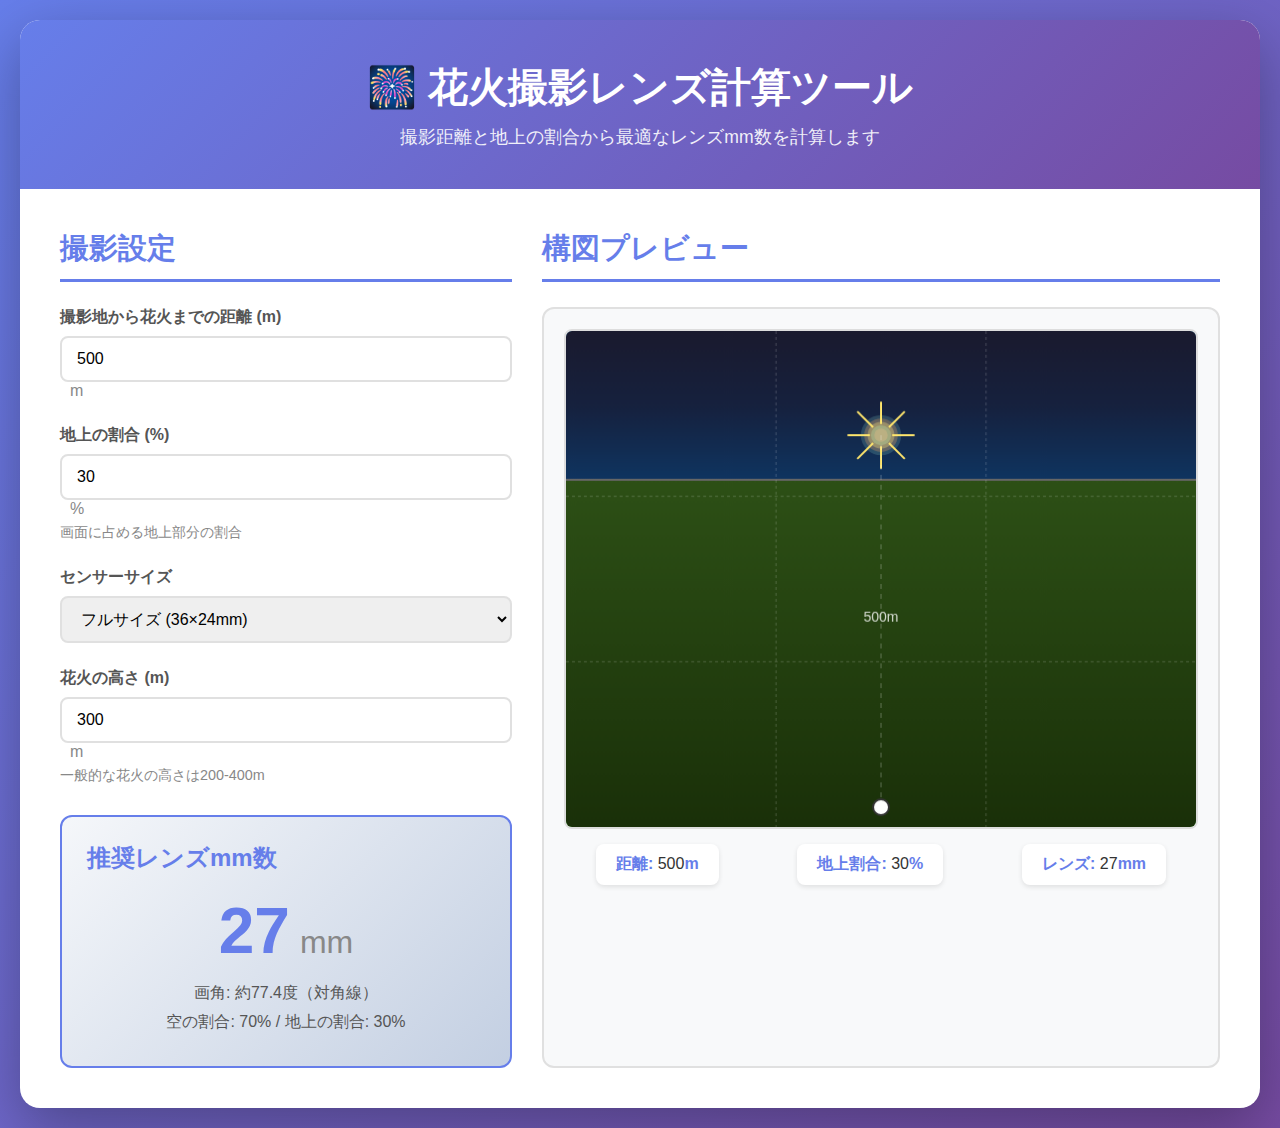
<file: index.html>
<!DOCTYPE html>
<html lang="ja">
<head>
    <meta charset="UTF-8">
    <meta name="viewport" content="width=device-width, initial-scale=1.0">
    <title>花火撮影レンズ計算ツール</title>
    <link rel="stylesheet" href="style.css">
</head>
<body>
    <div class="container">
        <header>
            <h1>🎆 花火撮影レンズ計算ツール</h1>
            <p>撮影距離と地上の割合から最適なレンズmm数を計算します</p>
        </header>

        <div class="main-content">
            <div class="input-section">
                <h2>撮影設定</h2>
                
                <div class="form-group">
                    <label for="distance">撮影地から花火までの距離 (m)</label>
                    <input type="number" id="distance" min="50" max="5000" value="500" step="10">
                    <span class="unit">m</span>
                </div>

                <div class="form-group">
                    <label for="groundRatio">地上の割合 (%)</label>
                    <input type="number" id="groundRatio" min="0" max="100" value="30" step="5">
                    <span class="unit">%</span>
                    <small>画面に占める地上部分の割合</small>
                </div>

                <div class="form-group">
                    <label for="sensorSize">センサーサイズ</label>
                    <select id="sensorSize">
                        <option value="full">フルサイズ (36×24mm)</option>
                        <option value="aps-c">APS-C (23.6×15.7mm)</option>
                        <option value="m43">マイクロフォーサーズ (17.3×13mm)</option>
                    </select>
                </div>

                <div class="form-group">
                    <label for="fireworksHeight">花火の高さ (m)</label>
                    <input type="number" id="fireworksHeight" min="50" max="1000" value="300" step="10">
                    <span class="unit">m</span>
                    <small>一般的な花火の高さは200-400m</small>
                </div>

                <div class="result-section">
                    <h2>推奨レンズmm数</h2>
                    <div class="result-box">
                        <span class="result-value" id="lensMm">--</span>
                        <span class="result-unit">mm</span>
                    </div>
                    <div class="result-info">
                        <p id="angleInfo"></p>
                        <p id="coverageInfo"></p>
                    </div>
                </div>
            </div>

            <div class="preview-section">
                <h2>構図プレビュー</h2>
                <div class="preview-container">
                    <canvas id="previewCanvas"></canvas>
                    <div class="preview-info">
                        <p>距離: <span id="previewDistance">500</span>m</p>
                        <p>地上割合: <span id="previewGroundRatio">30</span>%</p>
                        <p>レンズ: <span id="previewLens">--</span>mm</p>
                    </div>
                </div>
            </div>
        </div>
    </div>

    <script src="script.js"></script>
</body>
</html>
</file>
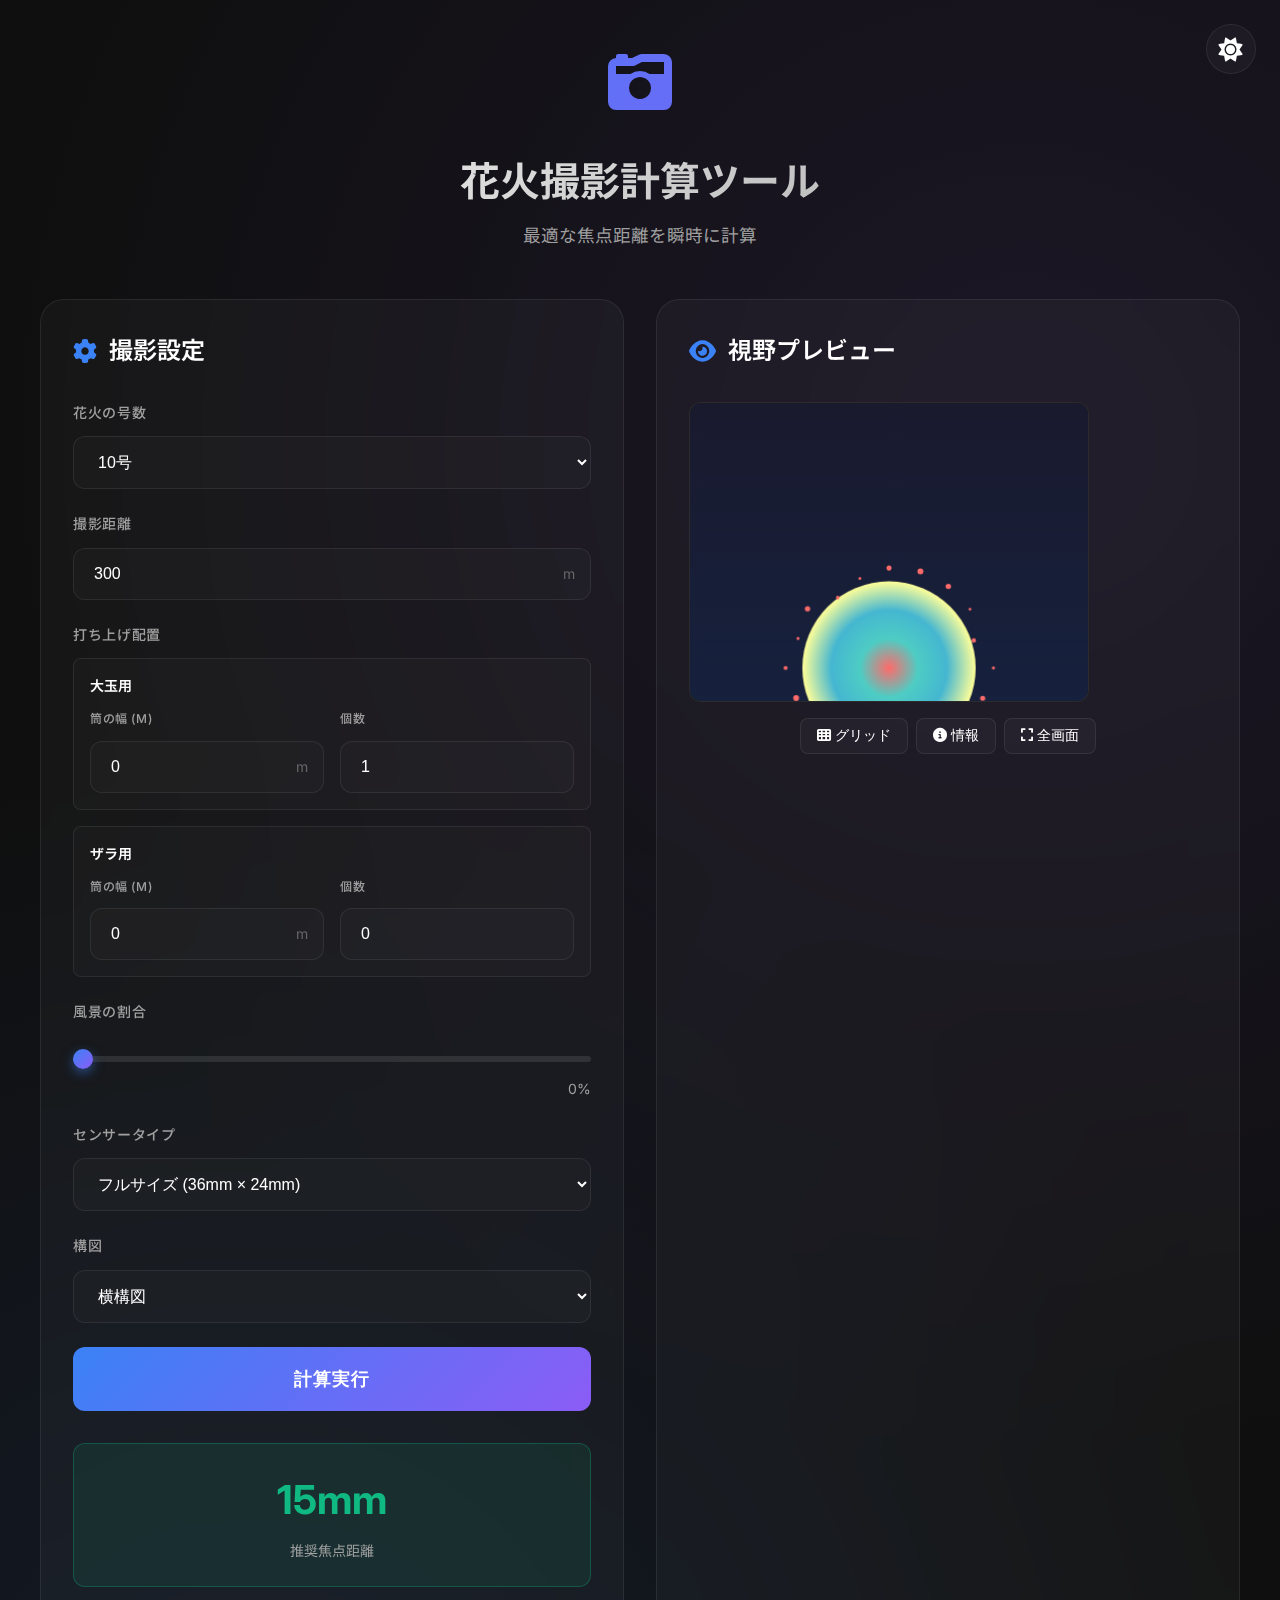
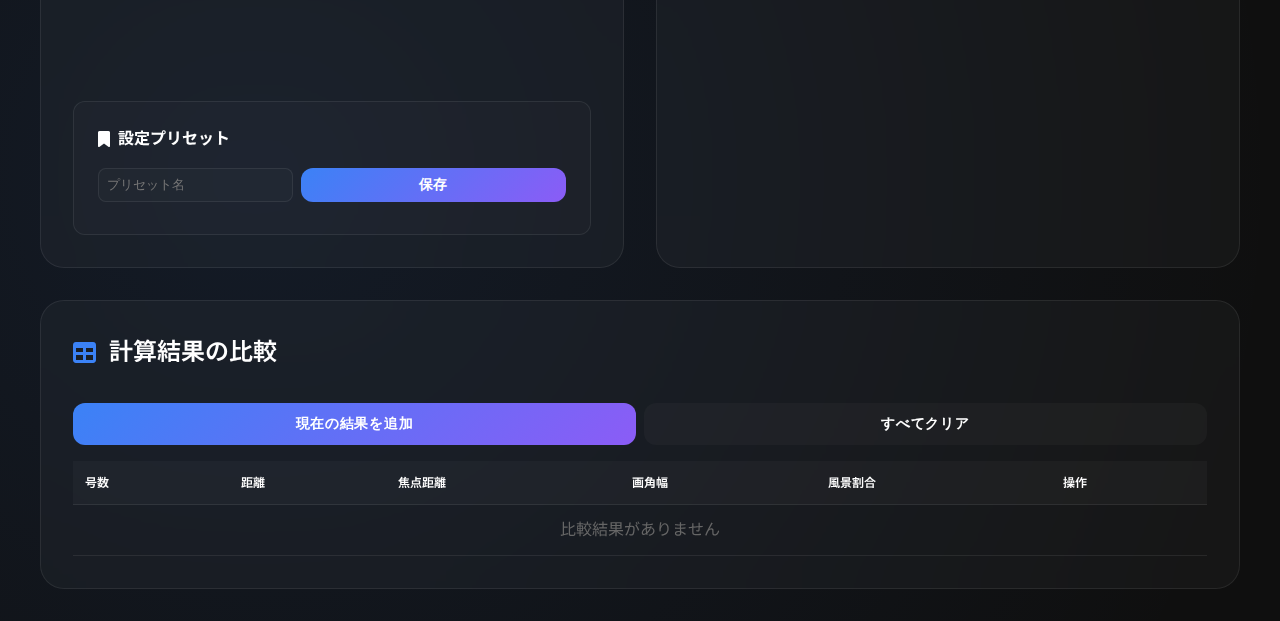
<file: fireworks_camera/fireworks.html>
<!DOCTYPE html>
<html lang="ja">
<head>
    <meta charset="UTF-8">
    <meta name="viewport" content="width=device-width, initial-scale=1.0">
    <title>花火撮影計算ツール</title>
    <link href="https://fonts.googleapis.com/css2?family=Inter:wght@300;400;500;600;700&family=Noto+Sans+JP:wght@300;400;500;700&display=swap" rel="stylesheet">
    <link rel="stylesheet" href="https://cdnjs.cloudflare.com/ajax/libs/font-awesome/6.4.0/css/all.min.css">
    <style>
        :root {
            --bg-primary: #0f0f0f;
            --bg-secondary: #1a1a1a;
            --bg-card: rgba(255, 255, 255, 0.03);
            --border-subtle: rgba(255, 255, 255, 0.08);
            --border-bright: rgba(255, 255, 255, 0.15);
            --text-primary: #ffffff;
            --text-secondary: #a0a0a0;
            --text-muted: #666666;
            --accent-primary: #3b82f6;
            --accent-secondary: #8b5cf6;
            --accent-success: #10b981;
            --accent-danger: #ef4444;
            --glow-primary: rgba(59, 130, 246, 0.5);
            --glow-secondary: rgba(139, 92, 246, 0.3);
            --canvas-bg: #1a1a1a;
            --sky-start: #1a1a2e;
            --sky-end: #16213e;
            --landscape-start: #2c3e50;
            --landscape-mid: #34495e;
            --landscape-end: #2c3e50;
            --building: #1a252f;
        }

        [data-theme="light"] {
            --bg-primary: #f5f5f5;
            --bg-secondary: #ffffff;
            --bg-card: rgba(0, 0, 0, 0.03);
            --border-subtle: rgba(0, 0, 0, 0.1);
            --border-bright: rgba(0, 0, 0, 0.2);
            --text-primary: #1a1a1a;
            --text-secondary: #4a4a4a;
            --text-muted: #888888;
            --accent-primary: #2563eb;
            --accent-secondary: #7c3aed;
            --accent-success: #059669;
            --accent-danger: #dc2626;
            --glow-primary: rgba(37, 99, 235, 0.3);
            --glow-secondary: rgba(124, 58, 237, 0.2);
            --canvas-bg: #e5e5e5;
            --sky-start: #e3f2fd;
            --sky-end: #bbdefb;
            --landscape-start: #cfd8dc;
            --landscape-mid: #b0bec5;
            --landscape-end: #cfd8dc;
            --building: #90a4ae;
        }

        * {
            box-sizing: border-box;
            margin: 0;
            padding: 0;
        }

        body {
            font-family: 'Inter', 'Noto Sans JP', sans-serif;
            background: var(--bg-primary);
            color: var(--text-primary);
            line-height: 1.6;
            overflow-x: hidden;
        }

        .app {
            min-height: 100vh;
            background: 
                radial-gradient(circle at 20% 80%, rgba(59, 130, 246, 0.1) 0%, transparent 50%),
                radial-gradient(circle at 80% 20%, rgba(139, 92, 246, 0.1) 0%, transparent 50%),
                var(--bg-primary);
            padding: 2rem 1rem;
        }

        .container {
            max-width: 1200px;
            margin: 0 auto;
        }

        .header {
            text-align: center;
            margin-bottom: 3rem;
        }

        .header-icon {
            font-size: 4rem;
            background: linear-gradient(135deg, var(--accent-primary), var(--accent-secondary));
            -webkit-background-clip: text;
            -webkit-text-fill-color: transparent;
            background-clip: text;
            margin-bottom: 1rem;
        }

        .header-title {
            font-size: 2.5rem;
            font-weight: 700;
            margin-bottom: 0.5rem;
            background: linear-gradient(135deg, var(--text-primary), var(--text-secondary));
            -webkit-background-clip: text;
            -webkit-text-fill-color: transparent;
            background-clip: text;
        }

        .header-subtitle {
            color: var(--text-secondary);
            font-size: 1.1rem;
        }

        .theme-toggle {
            position: fixed;
            top: 1.5rem;
            right: 1.5rem;
            width: 50px;
            height: 50px;
            border-radius: 50%;
            background: var(--bg-card);
            border: 1px solid var(--border-subtle);
            color: var(--text-primary);
            cursor: pointer;
            display: flex;
            align-items: center;
            justify-content: center;
            font-size: 1.5rem;
            transition: all 0.3s ease;
            z-index: 1000;
        }

        .theme-toggle:hover {
            border-color: var(--accent-primary);
            transform: scale(1.1);
        }

        .grid {
            display: grid;
            grid-template-columns: 1fr 1fr;
            gap: 2rem;
            margin-bottom: 2rem;
        }

        .card {
            background: var(--bg-card);
            backdrop-filter: blur(20px);
            border: 1px solid var(--border-subtle);
            border-radius: 24px;
            padding: 2rem;
            transition: all 0.3s ease;
        }

        .card:hover {
            border-color: var(--border-bright);
            transform: translateY(-4px);
        }

        .card-title {
            font-size: 1.5rem;
            font-weight: 600;
            margin-bottom: 2rem;
            display: flex;
            align-items: center;
            gap: 0.75rem;
        }

        .card-title i {
            color: var(--accent-primary);
        }

        .form-group {
            margin-bottom: 1.5rem;
        }

        .form-label {
            display: block;
            font-size: 0.875rem;
            font-weight: 500;
            color: var(--text-secondary);
            margin-bottom: 0.75rem;
            text-transform: uppercase;
            letter-spacing: 0.05em;
        }

        .form-input {
            width: 100%;
            padding: 1rem 1.25rem;
            background: rgba(255, 255, 255, 0.02);
            border: 1px solid var(--border-subtle);
            border-radius: 12px;
            color: var(--text-primary);
            font-size: 1rem;
            transition: all 0.2s ease;
            outline: none;
        }

        .form-input:focus {
            border-color: var(--accent-primary);
            box-shadow: 0 0 0 3px var(--glow-primary);
            background: rgba(255, 255, 255, 0.05);
        }

        .input-wrapper {
            position: relative;
        }

        .input-unit {
            position: absolute;
            right: 1rem;
            top: 50%;
            transform: translateY(-50%);
            color: var(--text-muted);
            font-size: 0.875rem;
            pointer-events: none;
        }

        .range-container {
            margin-top: 1rem;
        }

        .range-input {
            -webkit-appearance: none;
            appearance: none;
            width: 100%;
            height: 6px;
            background: rgba(255, 255, 255, 0.1);
            border-radius: 3px;
            outline: none;
            margin: 1rem 0;
        }

        .range-input::-webkit-slider-thumb {
            -webkit-appearance: none;
            appearance: none;
            width: 20px;
            height: 20px;
            background: linear-gradient(135deg, var(--accent-primary), var(--accent-secondary));
            border-radius: 50%;
            cursor: pointer;
            box-shadow: 0 4px 12px var(--glow-primary);
        }

        .range-value {
            text-align: right;
            color: var(--text-secondary);
            font-size: 0.875rem;
        }

        .btn {
            width: 100%;
            padding: 1.25rem 2rem;
            background: linear-gradient(135deg, var(--accent-primary), var(--accent-secondary));
            color: white;
            border: none;
            border-radius: 12px;
            font-size: 1.1rem;
            font-weight: 600;
            cursor: pointer;
            transition: all 0.3s ease;
            text-transform: uppercase;
            letter-spacing: 0.05em;
        }

        .btn:hover {
            transform: translateY(-2px);
            box-shadow: 0 12px 24px var(--glow-primary);
        }

        .result-box {
            padding: 1.5rem;
            background: rgba(16, 185, 129, 0.1);
            border: 1px solid rgba(16, 185, 129, 0.3);
            border-radius: 12px;
            text-align: center;
            margin-top: 2rem;
            opacity: 0;
            transform: translateY(20px);
            transition: all 0.4s ease;
        }

        .result-box.show {
            opacity: 1;
            transform: translateY(0);
        }

        .result-value {
            font-size: 2.5rem;
            font-weight: 700;
            color: var(--accent-success);
            margin-bottom: 0.5rem;
        }

        .result-label {
            color: var(--text-secondary);
            font-size: 0.875rem;
            text-transform: uppercase;
        }

        .error-box {
            padding: 1.5rem;
            background: rgba(239, 68, 68, 0.1);
            border: 1px solid rgba(239, 68, 68, 0.3);
            border-radius: 12px;
            text-align: center;
            color: var(--accent-danger);
            margin-top: 2rem;
            opacity: 0;
            transform: translateY(20px);
            transition: all 0.4s ease;
        }

        .error-box.show {
            opacity: 1;
            transform: translateY(0);
        }

        .canvas-wrapper {
            position: relative;
            cursor: pointer;
            transition: all 0.3s ease;
        }

        .canvas-wrapper:hover {
            opacity: 0.9;
        }

        .canvas {
            width: 100%;
            max-width: 400px;
            max-height: 400px;
            aspect-ratio: 4 / 3;
            border-radius: 12px;
            background: var(--canvas-bg);
            border: 1px solid var(--border-subtle);
            display: block;
        }

        .canvas.portrait {
            max-width: 300px;
            max-height: 400px;
            aspect-ratio: 3 / 4;
        }

        .canvas-controls {
            display: flex;
            gap: 0.5rem;
            justify-content: center;
            margin-top: 1rem;
            flex-wrap: wrap;
        }

        .control-btn {
            padding: 0.5rem 1rem;
            background: var(--bg-card);
            border: 1px solid var(--border-subtle);
            border-radius: 8px;
            color: var(--text-primary);
            cursor: pointer;
            font-size: 0.875rem;
            transition: all 0.2s ease;
        }

        .control-btn:hover {
            border-color: var(--accent-primary);
        }

        .control-btn.active {
            background: rgba(59, 130, 246, 0.2);
            border-color: var(--accent-primary);
        }

        .modal {
            display: none;
            position: fixed;
            top: 0;
            left: 0;
            width: 100%;
            height: 100%;
            background: rgba(0, 0, 0, 0.9);
            z-index: 2000;
            align-items: center;
            justify-content: center;
        }

        .modal.show {
            display: flex;
        }

        .modal-content {
            position: relative;
            max-width: 90vw;
            max-height: 90vh;
            background: var(--bg-secondary);
            border-radius: 16px;
            padding: 2rem;
        }

        .modal-close {
            position: absolute;
            top: 1rem;
            right: 1rem;
            width: 40px;
            height: 40px;
            border-radius: 50%;
            background: var(--bg-card);
            border: 1px solid var(--border-subtle);
            color: var(--text-primary);
            cursor: pointer;
            display: flex;
            align-items: center;
            justify-content: center;
        }

        .preset-section {
            margin-top: 2rem;
                padding: 1.5rem;
            background: rgba(255, 255, 255, 0.02);
            border: 1px solid var(--border-subtle);
            border-radius: 12px;
        }

        .preset-input-group {
            display: flex;
            gap: 0.5rem;
            margin-top: 0.5rem;
        }

        .preset-input {
            flex: 1;
            padding: 0.5rem;
            background: rgba(255, 255, 255, 0.02);
            border: 1px solid var(--border-subtle);
            border-radius: 8px;
            color: var(--text-primary);
        }

        .preset-btn {
            padding: 0.5rem 1rem;
            background: var(--bg-card);
            border: 1px solid var(--border-subtle);
            border-radius: 8px;
            color: var(--text-primary);
            cursor: pointer;
            font-size: 0.875rem;
            margin: 0.25rem;
        }

        .preset-btn:hover {
            border-color: var(--accent-primary);
        }

        .comparison-section {
            margin-top: 2rem;
        }

        .comparison-table {
                width: 100%;
            border-collapse: collapse;
            margin-top: 1rem;
            }

            .comparison-table th,
            .comparison-table td {
            padding: 0.75rem;
            text-align: left;
            border-bottom: 1px solid var(--border-subtle);
        }

        .comparison-table th {
            background: var(--bg-card);
            font-weight: 600;
            text-transform: uppercase;
            font-size: 0.75rem;
        }

        @media (max-width: 768px) {
            .grid {
                grid-template-columns: 1fr;
            }

            .header-title {
                font-size: 2rem;
            }

            .theme-toggle {
                top: 1rem;
                right: 1rem;
                width: 44px;
                height: 44px;
            }
        }
    </style>
</head>
<body>
    <button class="theme-toggle" id="themeToggle" aria-label="テーマ切り替え">
        <i class="fas fa-moon" id="themeIcon"></i>
    </button>

    <div class="app">
        <div class="container">
        <header class="header">
            <div class="header-icon">
                <i class="fas fa-camera-retro"></i>
            </div>
            <h1 class="header-title">花火撮影計算ツール</h1>
            <p class="header-subtitle">最適な焦点距離を瞬時に計算</p>
        </header>

            <div class="grid">
            <div class="card">
                <h2 class="card-title">
                    <i class="fas fa-cog"></i>
                    撮影設定
                </h2>

                <div class="form-group">
                    <label for="fireworksSize" class="form-label">花火の号数</label>
                    <select id="fireworksSize" class="form-input"></select>
                </div>

                <div class="form-group">
                        <label for="distance" class="form-label">撮影距離</label>
                        <div class="input-wrapper">
                            <input type="number" id="distance" class="form-input" value="300" min="0" step="1">
                            <span class="input-unit">m</span>
                </div>
                </div>

                <div class="form-group">
                    <label class="form-label">打ち上げ配置</label>
                    
                    <div style="margin-bottom: 1rem; padding: 1rem; background: rgba(255, 255, 255, 0.02); border-radius: 8px; border: 1px solid var(--border-subtle);">
                        <label style="font-size: 0.875rem; font-weight: 600; color: var(--text-primary); margin-bottom: 0.75rem; display: block;">大玉用</label>
                        <div style="display: grid; grid-template-columns: 1fr 1fr; gap: 1rem;">
                            <div>
                                <label for="largeTubeWidth" style="font-size: 0.75rem;" class="form-label">筒の幅 (m)</label>
                                <div class="input-wrapper">
                                    <input type="number" id="largeTubeWidth" class="form-input" value="0" min="0" step="0.1">
                                    <span class="input-unit">m</span>
                                </div>
                            </div>
                            <div>
                                <label for="largeTubeCount" style="font-size: 0.75rem;" class="form-label">個数</label>
                                <input type="number" id="largeTubeCount" class="form-input" value="1" min="1" max="50" step="1">
                            </div>
                        </div>
                    </div>

                    <div style="padding: 1rem; background: rgba(255, 255, 255, 0.02); border-radius: 8px; border: 1px solid var(--border-subtle);">
                        <label style="font-size: 0.875rem; font-weight: 600; color: var(--text-primary); margin-bottom: 0.75rem; display: block;">ザラ用</label>
                        <div style="display: grid; grid-template-columns: 1fr 1fr; gap: 1rem;">
                            <div>
                                <label for="zaraTubeWidth" style="font-size: 0.75rem;" class="form-label">筒の幅 (m)</label>
                                <div class="input-wrapper">
                                    <input type="number" id="zaraTubeWidth" class="form-input" value="0" min="0" step="0.1">
                                    <span class="input-unit">m</span>
                                </div>
                            </div>
                            <div>
                                <label for="zaraTubeCount" style="font-size: 0.75rem;" class="form-label">個数</label>
                                <input type="number" id="zaraTubeCount" class="form-input" value="0" min="0" max="50" step="1">
                            </div>
                        </div>
                    </div>
                </div>

                <div class="form-group">
                    <label for="landscapeRatio" class="form-label">風景の割合</label>
                    <div class="range-container">
                        <input type="range" id="landscapeRatio" class="range-input" min="0" max="99" value="0">
                        <div class="range-value" id="landscapeRatioValue">0%</div>
                    </div>
                </div>

                <div class="form-group">
                    <label for="sensorType" class="form-label">センサータイプ</label>
                    <select id="sensorType" class="form-input">
                        <option value="fullFrame">フルサイズ (36mm × 24mm)</option>
                        <option value="apsC">APS-C (23.5mm × 15.6mm)</option>
                    </select>
                </div>

                <div class="form-group">
                    <label for="orientation" class="form-label">構図</label>
                    <select id="orientation" class="form-input">
                            <option value="landscape">横構図</option>
                        <option value="portrait">縦構図</option>
                    </select>
                </div>

                    <button class="btn" id="calculateBtn">計算実行</button>

                    <div class="result-box" id="resultBox">
                        <div class="result-value" id="resultValue">-</div>
                        <div class="result-label">推奨焦点距離</div>
                </div>

                    <div class="error-box" id="errorBox"></div>

                <div class="preset-section">
                        <h3 style="font-size: 1rem; margin-bottom: 1rem; display: flex; align-items: center; gap: 0.5rem;">
                        <i class="fas fa-bookmark"></i>
                        設定プリセット
                        </h3>
                    <div class="preset-input-group">
                            <input type="text" id="presetName" class="preset-input" placeholder="プリセット名">
                            <button class="btn" style="padding: 0.5rem 1rem; font-size: 0.875rem;" id="savePresetBtn">保存</button>
                    </div>
                        <div id="presetButtons" style="margin-top: 0.5rem;"></div>
                </div>
            </div>

            <div class="card">
                <h2 class="card-title">
                    <i class="fas fa-eye"></i>
                    視野プレビュー
                </h2>

                    <div class="canvas-wrapper" id="canvasWrapper">
                        <canvas id="canvas" class="canvas"></canvas>
                        <div id="infoOverlay" style="display: none; position: absolute; top: 1rem; left: 1rem; background: rgba(0, 0, 0, 0.7); backdrop-filter: blur(10px); padding: 1rem; border-radius: 8px; border: 1px solid var(--border-subtle); color: var(--text-primary); font-size: 0.875rem; line-height: 1.6; min-width: 200px;">
                            <div style="display: flex; justify-content: space-between; margin-bottom: 0.5rem;">
                                <span style="color: var(--text-secondary);">焦点距離:</span>
                                <span id="infoFocalLength" style="font-weight: 600;">-</span>
                    </div>
                            <div style="display: flex; justify-content: space-between; margin-bottom: 0.5rem;">
                                <span style="color: var(--text-secondary);">画角幅:</span>
                                <span id="infoFrameWidth" style="font-weight: 600;">-</span>
                            </div>
                            <div style="display: flex; justify-content: space-between;">
                                <span style="color: var(--text-secondary);">距離:</span>
                                <span id="infoDistance" style="font-weight: 600;">-</span>
                </div>
            </div>
        </div>

                    <div class="canvas-controls">
                        <button class="control-btn" id="toggleGridBtn">
                            <i class="fas fa-th"></i> グリッド
                        </button>
                        <button class="control-btn" id="toggleInfoBtn">
                            <i class="fas fa-info-circle"></i> 情報
                        </button>
                        <button class="control-btn" id="fullscreenBtn">
                            <i class="fas fa-expand"></i> 全画面
                        </button>
                </div>
            </div>
        </div>

            <div class="card">
            <h2 class="card-title">
                <i class="fas fa-table"></i>
                計算結果の比較
            </h2>
            <div class="comparison-section">
                    <div style="display: flex; gap: 0.5rem; margin-bottom: 1rem;">
                        <button class="btn" style="padding: 0.75rem 1.5rem; font-size: 0.875rem;" id="addComparisonBtn">現在の結果を追加</button>
                        <button class="btn" style="padding: 0.75rem 1.5rem; font-size: 0.875rem; background: var(--bg-card);" id="clearComparisonBtn">すべてクリア</button>
                </div>
                    <table class="comparison-table">
                    <thead>
                        <tr>
                            <th>号数</th>
                            <th>距離</th>
                            <th>焦点距離</th>
                            <th>画角幅</th>
                            <th>風景割合</th>
                            <th>操作</th>
                        </tr>
                    </thead>
                        <tbody id="comparisonBody"></tbody>
                </table>
                </div>
            </div>
        </div>
    </div>

    <div class="modal" id="previewModal">
        <div class="modal-content">
            <button class="modal-close" id="modalClose">
                <i class="fas fa-times"></i>
            </button>
            <canvas id="modalCanvas" style="max-width: 100%; max-height: 80vh; border-radius: 12px; background: var(--canvas-bg);"></canvas>
        </div>
    </div>

    <script>
        // データ定義
        const FIREWORKS_DATA = {
            3: { launchHeightM: 120, burstDiameterM: 60 },
            4: { launchHeightM: 160, burstDiameterM: 130 },
            5: { launchHeightM: 190, burstDiameterM: 170 },
            6: { launchHeightM: 220, burstDiameterM: 220 },
            7: { launchHeightM: 250, burstDiameterM: 240 },
            8: { launchHeightM: 280, burstDiameterM: 280 },
            10: { launchHeightM: 330, burstDiameterM: 320 },
            20: { launchHeightM: 500, burstDiameterM: 480 },
            30: { launchHeightM: 600, burstDiameterM: 500 },
            40: { launchHeightM: 800, burstDiameterM: 800 }
        };

        const SENSORS = {
                fullFrame: { width: 36, height: 24 },
                apsC: { width: 23.5, height: 15.6 }
        };

        const COLORS = {
            multicolor: ['#ff6b6b', '#4ecdc4', '#45b7d1', '#ffff99'],
            red: ['#ff0000', '#ff4444', '#ff6666'],
            blue: ['#0066ff', '#3399ff', '#66b3ff'],
            green: ['#00ff00', '#44ff44', '#66ff66'],
            yellow: ['#ffff00', '#ffff44', '#ffff66'],
            white: ['#ffffff', '#f0f0f0', '#e0e0e0']
        };

        // ユーティリティ
        class Utils {
            static formatDistance(m) {
                if (m === 0) return '0m';
                const km = Math.floor(m / 1000);
                const mRemainder = m % 1000;
                return km > 0 ? `${km}km ${mRemainder}m` : `${m}m`;
            }

            static clamp(value, min, max) {
                return Math.min(Math.max(value, min), max);
            }

            static storage = {
                get(key, defaultValue = null) {
                try {
                    const item = localStorage.getItem(key);
                    return item ? JSON.parse(item) : defaultValue;
                    } catch {
                    return defaultValue;
                }
                },
                set(key, value) {
                    try {
                        localStorage.setItem(key, JSON.stringify(value));
                    } catch {}
                }
            };
        }

        // テーマ管理
        class ThemeManager {
            constructor() {
                this.theme = Utils.storage.get('theme', 'dark');
                this.toggleBtn = document.getElementById('themeToggle');
                this.icon = document.getElementById('themeIcon');
                this.init();
            }

            init() {
                this.apply(this.theme);
                this.toggleBtn.addEventListener('click', () => this.toggle());
            }

            toggle() {
                this.theme = this.theme === 'dark' ? 'light' : 'dark';
                this.apply(this.theme);
                Utils.storage.set('theme', this.theme);
            }

            apply(theme) {
                document.documentElement.setAttribute('data-theme', theme);
                this.icon.className = theme === 'dark' ? 'fas fa-sun' : 'fas fa-moon';
            }
        }

        // 計算エンジン
        class Calculator {
            static compute(inputs) {
                const { fireworksSize, distance, largeTubeWidth, largeTubeCount, zaraTubeWidth, zaraTubeCount, landscapeRatio, sensorType, orientation } = inputs;
                
                const data = FIREWORKS_DATA[fireworksSize];
                if (!data) return { success: false, message: '無効な号数です' };

                const sensor = SENSORS[sensorType];
                const sensorWidth = orientation === 'landscape' ? sensor.width : sensor.height;
                const sensorHeight = orientation === 'landscape' ? sensor.height : sensor.width;

                const topHeight = data.launchHeightM + data.burstDiameterM / 2;
                const sceneHeight = topHeight / (1 - landscapeRatio);

                let focalLength;
                let frameWidth;
                let frameHeight;

                // 大玉とザラの配置から左右の打ち上げ範囲を計算
                // 大玉の範囲 = 筒の幅 × (個数 - 1) + 花火の開花直径
                let largeSpan = 0;
                if (largeTubeCount > 1 && largeTubeWidth > 0) {
                    largeSpan = largeTubeWidth * (largeTubeCount - 1) + data.burstDiameterM;
                } else if (largeTubeCount === 1) {
                    largeSpan = data.burstDiameterM;
                } else {
                    largeSpan = data.burstDiameterM;
                }

                // ザラの範囲（ザラの開花直径は小さいと仮定して30mとする）
                const zaraBurstDiameter = 30; // ザラの開花直径（仮定）
                let zaraSpan = 0;
                if (zaraTubeCount > 1 && zaraTubeWidth > 0) {
                    zaraSpan = zaraTubeWidth * (zaraTubeCount - 1) + zaraBurstDiameter;
                } else if (zaraTubeCount === 1) {
                    zaraSpan = zaraBurstDiameter;
                }

                // 全体の左右の打ち上げ範囲（大玉とザラの最大値、または統合）
                let horizontalSpan = Math.max(largeSpan, zaraSpan);
                if (largeSpan > 0 && zaraSpan > 0) {
                    // 両方ある場合、範囲を統合（大玉とザラが重なる可能性を考慮）
                    horizontalSpan = Math.max(largeSpan, zaraSpan);
                } else if (largeSpan > 0) {
                    horizontalSpan = largeSpan;
                } else if (zaraSpan > 0) {
                    horizontalSpan = zaraSpan;
                } else {
                    horizontalSpan = data.burstDiameterM;
                }

                // 左右の打ち上げ範囲が指定されている場合
                if (horizontalSpan > 0) {
                    // 左右の打ち上げ範囲 = 画角幅 になるように焦点距離を計算
                    focalLength = (sensorWidth * distance) / horizontalSpan;
                    
                    // この焦点距離で縦方向の制約も満たせるか確認
                    frameHeight = (sensorHeight * distance) / focalLength;
                    
                    if (frameHeight < sceneHeight) {
                        // 縦方向の制約を満たせない場合、縦方向を優先
                        focalLength = (sensorHeight * distance) / sceneHeight;
                        frameWidth = (sensorWidth * distance) / focalLength;
                        frameHeight = sceneHeight;
                    } else {
                        // 横方向の制約を満たせる場合
                        frameWidth = horizontalSpan;
                    }
                } else {
                    // 左右の打ち上げ範囲が指定されていない場合
                    // 花火の直径を基準に計算
                    const subjectWidth = data.burstDiameterM;
                    const fVertical = (sensorHeight * distance) / sceneHeight;
                    const fHorizontal = (sensorWidth * distance) / subjectWidth;
                    focalLength = Math.min(fVertical, fHorizontal);
                    frameWidth = (sensorWidth * distance) / focalLength;
                    frameHeight = (sensorHeight * distance) / focalLength;
                }

                if (focalLength <= 0) {
                    return { success: false, message: '計算結果が不正です' };
                }

                return {
                    success: true,
                    focalLength,
                    frameWidth,
                    frameHeight,
                    horizontalSpan,
                    largeSpan,
                    zaraSpan,
                    ...data,
                    inputs
                };
            }
        }

        // 視覚化エンジン
        class Visualizer {
            constructor(canvas) {
                this.canvas = canvas;
                this.ctx = canvas.getContext('2d');
                this.baseWidth = 400;
                this.baseHeight = 300;
                this.showGrid = false;
            }

            draw(result) {
                if (!result.success) return;

                const { focalLength, frameWidth, frameHeight, burstDiameterM, launchHeightM, horizontalSpan, inputs } = result;
                const { distance, largeTubeWidth, largeTubeCount, zaraTubeWidth, zaraTubeCount, landscapeRatio, sensorType, orientation } = inputs;
                const fireworksColor = 'multicolor';

                // 構図に応じてcanvasサイズを決定
                const isPortrait = orientation === 'portrait';
                const width = isPortrait ? this.baseHeight : this.baseWidth;
                const height = isPortrait ? this.baseWidth : this.baseHeight;

                this.canvas.width = width;
                this.canvas.height = height;
                this.ctx = this.canvas.getContext('2d');
                
                // CSSクラスを更新
                this.canvas.classList.toggle('portrait', isPortrait);
                const scale = Math.min(width / frameWidth, height / frameHeight);
                const frameW = width;
                const frameH = height;

                // 背景（canvas全体）
                const gradient = this.ctx.createLinearGradient(0, 0, 0, frameH);
                gradient.addColorStop(0, getComputedStyle(document.documentElement).getPropertyValue('--sky-start').trim() || '#1a1a2e');
                gradient.addColorStop(1, getComputedStyle(document.documentElement).getPropertyValue('--sky-end').trim() || '#16213e');
                this.ctx.fillStyle = gradient;
                this.ctx.fillRect(0, 0, frameW, frameH);

                // 風景
                if (landscapeRatio > 0) {
                    const landscapeH = frameH * landscapeRatio;
                    const landscapeY = frameH - landscapeH;
                    const landGrad = this.ctx.createLinearGradient(0, landscapeY, 0, frameH);
                    landGrad.addColorStop(0, getComputedStyle(document.documentElement).getPropertyValue('--landscape-start').trim() || '#2c3e50');
                    landGrad.addColorStop(1, getComputedStyle(document.documentElement).getPropertyValue('--landscape-end').trim() || '#2c3e50');
                    this.ctx.fillStyle = landGrad;
                    this.ctx.fillRect(0, landscapeY, frameW, landscapeH);
                }

                // グリッド
                if (this.showGrid) {
                    this.drawGrid(frameW, frameH);
                }

                // 花火
                this.drawFireworks(frameW, frameH, burstDiameterM, scale, largeTubeWidth, largeTubeCount, zaraTubeWidth, zaraTubeCount, launchHeightM, landscapeRatio, fireworksColor);
            }

            drawGrid(w, h) {
                this.ctx.strokeStyle = 'rgba(255, 255, 255, 0.1)';
                this.ctx.lineWidth = 1;
                for (let i = 1; i < 3; i++) {
                    this.ctx.beginPath();
                    this.ctx.moveTo((w / 3) * i, 0);
                    this.ctx.lineTo((w / 3) * i, h);
                    this.ctx.stroke();
                    this.ctx.beginPath();
                    this.ctx.moveTo(0, (h / 3) * i);
                    this.ctx.lineTo(w, (h / 3) * i);
                    this.ctx.stroke();
                }
            }

            drawFireworks(w, h, largeBurstDiameter, scale, largeTubeWidth, largeTubeCount, zaraTubeWidth, zaraTubeCount, launchHeight, landscapeRatio, color) {
                // 打ち上げ高さを考慮して開花の中心位置を計算
                // 開花の中心 = 打ち上げ高さ + 開花直径/2
                // 大玉とザラは同じ打ち上げ高さで開花する
                const centerY = (launchHeight * scale) + (largeBurstDiameter * scale) / 2;
                const colors = COLORS[color] || COLORS.multicolor;
                const zaraBurstDiameter = 30; // ザラの開花直径

                // 大玉の配置を計算
                let largePositions = [];
                if (largeTubeCount > 1 && largeTubeWidth > 0) {
                    const totalWidth = largeTubeWidth * (largeTubeCount - 1);
                    const startX = -totalWidth / 2;
                    for (let i = 0; i < largeTubeCount; i++) {
                        largePositions.push(startX + (largeTubeWidth * i));
                    }
                } else if (largeTubeCount === 1) {
                    largePositions = [0];
                }

                // ザラの配置を計算
                let zaraPositions = [];
                if (zaraTubeCount > 1 && zaraTubeWidth > 0) {
                    const totalWidth = zaraTubeWidth * (zaraTubeCount - 1);
                    const startX = -totalWidth / 2;
                    for (let i = 0; i < zaraTubeCount; i++) {
                        zaraPositions.push(startX + (zaraTubeWidth * i));
                    }
                } else if (zaraTubeCount === 1) {
                    zaraPositions = [0];
                }

                // 大玉を描画
                largePositions.forEach(xOffset => {
                    const radius = (largeBurstDiameter * scale) / 2;
                    let centerX = w / 2 + (xOffset * scale);
                    centerX = Math.max(radius, Math.min(w - radius, centerX));

                    // 大玉のグラデーション（大きめ、明るめ）
                    const gradient = this.ctx.createRadialGradient(centerX, centerY, 0, centerX, centerY, radius);
                    colors.forEach((c, i) => {
                        gradient.addColorStop(i / (colors.length - 1), c);
                    });

                    this.ctx.fillStyle = gradient;
                    this.ctx.beginPath();
                    this.ctx.arc(centerX, centerY, radius, 0, Math.PI * 2);
                    this.ctx.fill();

                    // 火花
                    this.ctx.fillStyle = colors[0];
                    for (let i = 0; i < 20; i++) {
                        const angle = (i / 20) * Math.PI * 2;
                        const dist = radius + Math.random() * 20;
                        const x = centerX + Math.cos(angle) * dist;
                        const y = centerY + Math.sin(angle) * dist;
                        this.ctx.beginPath();
                        this.ctx.arc(x, y, 1 + Math.random() * 2, 0, Math.PI * 2);
                        this.ctx.fill();
                    }
                });

                // ザラを描画（小さめ、やや暗め）
                zaraPositions.forEach(xOffset => {
                    const radius = (zaraBurstDiameter * scale) / 2;
                    let centerX = w / 2 + (xOffset * scale);
                    centerX = Math.max(radius, Math.min(w - radius, centerX));

                    // ザラのグラデーション（小さめ）
                    const gradient = this.ctx.createRadialGradient(centerX, centerY, 0, centerX, centerY, radius);
                    const zaraColors = ['#ffaa00', '#ff6600', '#ff3300'];
                    zaraColors.forEach((c, i) => {
                        gradient.addColorStop(i / (zaraColors.length - 1), c);
                    });

                    this.ctx.fillStyle = gradient;
                    this.ctx.beginPath();
                    this.ctx.arc(centerX, centerY, radius, 0, Math.PI * 2);
                    this.ctx.fill();

                    // 火花（少なめ）
                    this.ctx.fillStyle = '#ffaa00';
                    for (let i = 0; i < 10; i++) {
                        const angle = (i / 10) * Math.PI * 2;
                        const dist = radius + Math.random() * 10;
                        const x = centerX + Math.cos(angle) * dist;
                        const y = centerY + Math.sin(angle) * dist;
                        this.ctx.beginPath();
                        this.ctx.arc(x, y, 0.5 + Math.random() * 1, 0, Math.PI * 2);
                        this.ctx.fill();
                    }
                });
            }
        }

        // アプリケーション
        class App {
            constructor() {
                this.elements = this.initElements();
                this.theme = new ThemeManager();
                this.visualizer = new Visualizer(this.elements.canvas);
                this.comparisons = Utils.storage.get('comparisons', []);
                this.presets = Utils.storage.get('presets', []);
                this.init();
            }

            initElements() {
                return {
                    fireworksSize: document.getElementById('fireworksSize'),
                    distance: document.getElementById('distance'),
                    largeTubeWidth: document.getElementById('largeTubeWidth'),
                    largeTubeCount: document.getElementById('largeTubeCount'),
                    zaraTubeWidth: document.getElementById('zaraTubeWidth'),
                    zaraTubeCount: document.getElementById('zaraTubeCount'),
                    landscapeRatio: document.getElementById('landscapeRatio'),
                    landscapeRatioValue: document.getElementById('landscapeRatioValue'),
                    sensorType: document.getElementById('sensorType'),
                    orientation: document.getElementById('orientation'),
                    calculateBtn: document.getElementById('calculateBtn'),
                    resultBox: document.getElementById('resultBox'),
                    resultValue: document.getElementById('resultValue'),
                    errorBox: document.getElementById('errorBox'),
                    canvas: document.getElementById('canvas'),
                    canvasWrapper: document.getElementById('canvasWrapper'),
                    toggleGridBtn: document.getElementById('toggleGridBtn'),
                    toggleInfoBtn: document.getElementById('toggleInfoBtn'),
                    fullscreenBtn: document.getElementById('fullscreenBtn'),
                    infoOverlay: document.getElementById('infoOverlay'),
                    infoFocalLength: document.getElementById('infoFocalLength'),
                    infoFrameWidth: document.getElementById('infoFrameWidth'),
                    infoDistance: document.getElementById('infoDistance'),
                    previewModal: document.getElementById('previewModal'),
                    modalClose: document.getElementById('modalClose'),
                    modalCanvas: document.getElementById('modalCanvas'),
                    presetName: document.getElementById('presetName'),
                    savePresetBtn: document.getElementById('savePresetBtn'),
                    presetButtons: document.getElementById('presetButtons'),
                    addComparisonBtn: document.getElementById('addComparisonBtn'),
                    clearComparisonBtn: document.getElementById('clearComparisonBtn'),
                    comparisonBody: document.getElementById('comparisonBody')
                };
            }

            init() {
                this.populateFireworks();
                this.setupEvents();
                this.renderPresets();
                this.renderComparisons();
                this.calculate();
            }

            populateFireworks() {
                const sizes = Object.keys(FIREWORKS_DATA).map(Number).sort((a, b) => a - b);
                this.elements.fireworksSize.innerHTML = sizes.map(size => 
                    `<option value="${size}">${size}号</option>`
                ).join('');
                this.elements.fireworksSize.value = 10;
            }

            setupEvents() {
                // 計算
                this.elements.calculateBtn.addEventListener('click', () => this.calculate());
                [this.elements.fireworksSize, this.elements.distance, this.elements.largeTubeWidth, this.elements.largeTubeCount,
                 this.elements.zaraTubeWidth, this.elements.zaraTubeCount, this.elements.landscapeRatio, 
                 this.elements.sensorType, this.elements.orientation].forEach(el => {
                    el.addEventListener('change', () => this.calculate());
                    el.addEventListener('input', () => {
                        if (el === this.elements.landscapeRatio) {
                            this.elements.landscapeRatioValue.textContent = el.value + '%';
                        }
                        this.calculate();
                    });
                });

                // プレビュー
                this.elements.canvasWrapper.addEventListener('click', () => this.openModal());
                this.elements.toggleGridBtn.addEventListener('click', () => {
                    this.visualizer.showGrid = !this.visualizer.showGrid;
                    this.elements.toggleGridBtn.classList.toggle('active', this.visualizer.showGrid);
                    this.calculate();
                });
                this.showInfo = false;
                this.elements.toggleInfoBtn.addEventListener('click', () => {
                    this.showInfo = !this.showInfo;
                    this.elements.toggleInfoBtn.classList.toggle('active', this.showInfo);
                    this.updateInfoDisplay();
                });
                this.elements.modalClose.addEventListener('click', () => this.closeModal());
                this.elements.previewModal.addEventListener('click', (e) => {
                    if (e.target === this.elements.previewModal) this.closeModal();
                });

                // プリセット
                this.elements.savePresetBtn.addEventListener('click', () => this.savePreset());
                this.elements.addComparisonBtn.addEventListener('click', () => this.addComparison());
                this.elements.clearComparisonBtn.addEventListener('click', () => this.clearComparisons());
            }

            getInputs() {
                return {
                    fireworksSize: parseFloat(this.elements.fireworksSize.value),
                    distance: parseFloat(this.elements.distance.value) || 0,
                    largeTubeWidth: parseFloat(this.elements.largeTubeWidth.value) || 0,
                    largeTubeCount: parseInt(this.elements.largeTubeCount.value) || 1,
                    zaraTubeWidth: parseFloat(this.elements.zaraTubeWidth.value) || 0,
                    zaraTubeCount: parseInt(this.elements.zaraTubeCount.value) || 0,
                    landscapeRatio: parseFloat(this.elements.landscapeRatio.value) / 100,
                    sensorType: this.elements.sensorType.value,
                    orientation: this.elements.orientation.value
                };
            }

            calculate() {
                const inputs = this.getInputs();
                const result = Calculator.compute(inputs);

                this.elements.resultBox.classList.remove('show');
                this.elements.errorBox.classList.remove('show');

                    if (result.success) {
                    this.elements.resultValue.textContent = Math.round(result.focalLength) + 'mm';
                    this.elements.resultBox.classList.add('show');
                    this.visualizer.draw(result);
                    this.currentResult = result;
                    this.updateInfoDisplay();
                    } else {
                    this.elements.errorBox.textContent = result.message;
                    this.elements.errorBox.classList.add('show');
                }
            }

            updateInfoDisplay() {
                if (!this.currentResult || !this.currentResult.success) return;
                if (this.showInfo) {
                    this.elements.infoOverlay.style.display = 'block';
                    this.elements.infoFocalLength.textContent = Math.round(this.currentResult.focalLength) + 'mm';
                    this.elements.infoFrameWidth.textContent = Utils.formatDistance(Math.round(this.currentResult.frameWidth));
                    this.elements.infoDistance.textContent = Utils.formatDistance(Math.round(this.currentResult.inputs.distance));
                } else {
                    this.elements.infoOverlay.style.display = 'none';
                }
            }

            openModal() {
                if (!this.currentResult) return;
                const modalCanvas = this.elements.modalCanvas;
                const modalViz = new Visualizer(modalCanvas);
                const isPortrait = this.currentResult.inputs.orientation === 'portrait';
                const maxWidth = Math.min(window.innerWidth * 0.8, 800);
                const maxHeight = Math.min(window.innerHeight * 0.8, 600);
                
                if (isPortrait) {
                    modalViz.baseWidth = Math.min(maxHeight, 600);
                    modalViz.baseHeight = Math.min(maxWidth, 800);
                } else {
                    modalViz.baseWidth = Math.min(maxWidth, 800);
                    modalViz.baseHeight = Math.min(maxHeight, 600);
                }
                modalViz.showGrid = this.visualizer.showGrid;
                modalViz.draw(this.currentResult);
                this.elements.previewModal.classList.add('show');
            }

            closeModal() {
                this.elements.previewModal.classList.remove('show');
            }

            savePreset() {
                const name = this.elements.presetName.value.trim();
                if (!name) return;
                this.presets.push({ id: Date.now(), name, inputs: this.getInputs() });
                Utils.storage.set('presets', this.presets);
                this.elements.presetName.value = '';
                this.renderPresets();
            }

            loadPreset(preset) {
                Object.keys(preset.inputs).forEach(key => {
                    const el = this.elements[key];
                    if (el) {
                        if (key === 'landscapeRatio') {
                            el.value = Math.round(preset.inputs[key] * 100);
                            this.elements.landscapeRatioValue.textContent = el.value + '%';
                    } else {
                            el.value = preset.inputs[key];
                        }
                    }
                });
                this.calculate();
            }

            renderPresets() {
                this.elements.presetButtons.innerHTML = this.presets.map(p => `
                    <button class="preset-btn" onclick="app.loadPreset(${JSON.stringify(p).replace(/"/g, '&quot;')})">
                        ${p.name}
                    </button>
                `).join('');
            }

            addComparison() {
                if (!this.currentResult || !this.currentResult.success) return;
                const inputs = this.getInputs();
                this.comparisons.push({
                    id: Date.now(),
                    fireworksSize: inputs.fireworksSize,
                    distance: inputs.distance,
                    focalLength: Math.round(this.currentResult.focalLength),
                    frameWidth: this.currentResult.frameWidth,
                    landscapeRatio: Math.round(inputs.landscapeRatio * 100)
                });
                Utils.storage.set('comparisons', this.comparisons);
                this.renderComparisons();
            }

            clearComparisons() {
                if (this.comparisons.length === 0) return;
                if (confirm('すべての比較結果を削除しますか？')) {
                    this.comparisons = [];
                    Utils.storage.set('comparisons', this.comparisons);
                    this.renderComparisons();
                }
            }

            renderComparisons() {
                if (this.comparisons.length === 0) {
                    this.elements.comparisonBody.innerHTML = '<tr><td colspan="6" style="text-align: center; color: var(--text-muted);">比較結果がありません</td></tr>';
                        return;
                    }
                this.elements.comparisonBody.innerHTML = this.comparisons.map(c => `
                    <tr>
                        <td>${c.fireworksSize}号</td>
                        <td>${Utils.formatDistance(Math.round(c.distance))}</td>
                        <td>${c.focalLength}mm</td>
                        <td>${Utils.formatDistance(Math.round(c.frameWidth))}</td>
                        <td>${c.landscapeRatio}%</td>
                        <td>
                            <button class="preset-btn" onclick="app.deleteComparison(${c.id})" style="color: var(--accent-danger);">
                                <i class="fas fa-trash"></i>
                            </button>
                        </td>
                    </tr>
                `).join('');
            }

            deleteComparison(id) {
                this.comparisons = this.comparisons.filter(c => c.id !== id);
                Utils.storage.set('comparisons', this.comparisons);
                this.renderComparisons();
            }
        }

        // 初期化
        let app;
        document.addEventListener('DOMContentLoaded', () => {
            app = new App();
        });
    </script>
</body>
</html>
</file>
<file: style.css>
* {
    margin: 0;
    padding: 0;
    box-sizing: border-box;
}

body {
    font-family: 'Segoe UI', Tahoma, Geneva, Verdana, sans-serif;
    background: linear-gradient(135deg, #667eea 0%, #764ba2 100%);
    min-height: 100vh;
    padding: 20px;
    color: #333;
}

.container {
    max-width: 1400px;
    margin: 0 auto;
    background: white;
    border-radius: 20px;
    box-shadow: 0 20px 60px rgba(0, 0, 0, 0.3);
    overflow: hidden;
}

header {
    background: linear-gradient(135deg, #667eea 0%, #764ba2 100%);
    color: white;
    padding: 40px;
    text-align: center;
}

header h1 {
    font-size: 2.5em;
    margin-bottom: 10px;
}

header p {
    font-size: 1.1em;
    opacity: 0.9;
}

.main-content {
    display: grid;
    grid-template-columns: 1fr 1.5fr;
    gap: 30px;
    padding: 40px;
}

@media (max-width: 1024px) {
    .main-content {
        grid-template-columns: 1fr;
    }
}

.input-section h2,
.preview-section h2 {
    font-size: 1.8em;
    margin-bottom: 25px;
    color: #667eea;
    border-bottom: 3px solid #667eea;
    padding-bottom: 10px;
}

.form-group {
    margin-bottom: 25px;
}

.form-group label {
    display: block;
    font-weight: 600;
    margin-bottom: 8px;
    color: #555;
}

.form-group input[type="number"],
.form-group select {
    width: 100%;
    padding: 12px 15px;
    border: 2px solid #e0e0e0;
    border-radius: 8px;
    font-size: 1em;
    transition: all 0.3s ease;
}

.form-group input[type="number"]:focus,
.form-group select:focus {
    outline: none;
    border-color: #667eea;
    box-shadow: 0 0 0 3px rgba(102, 126, 234, 0.1);
}

.form-group .unit {
    margin-left: 10px;
    color: #888;
    font-weight: 500;
}

.form-group small {
    display: block;
    margin-top: 5px;
    color: #888;
    font-size: 0.9em;
}

.result-section {
    margin-top: 30px;
    padding: 25px;
    background: linear-gradient(135deg, #f5f7fa 0%, #c3cfe2 100%);
    border-radius: 12px;
    border: 2px solid #667eea;
}

.result-section h2 {
    margin-bottom: 15px;
    border-bottom: none;
    font-size: 1.5em;
}

.result-box {
    display: flex;
    align-items: baseline;
    justify-content: center;
    margin-bottom: 20px;
}

.result-value {
    font-size: 4em;
    font-weight: bold;
    color: #667eea;
    line-height: 1;
}

.result-unit {
    font-size: 2em;
    color: #888;
    margin-left: 10px;
}

.result-info {
    text-align: center;
}

.result-info p {
    margin: 8px 0;
    color: #555;
    font-size: 1em;
}

.preview-section {
    display: flex;
    flex-direction: column;
}

.preview-container {
    flex: 1;
    background: #f8f9fa;
    border-radius: 12px;
    padding: 20px;
    border: 2px solid #e0e0e0;
}

#previewCanvas {
    width: 100%;
    height: 500px;
    background: linear-gradient(to bottom, #87CEEB 0%, #87CEEB 60%, #90EE90 60%, #90EE90 100%);
    border-radius: 8px;
    border: 2px solid #ddd;
    display: block;
}

.preview-info {
    margin-top: 15px;
    display: flex;
    justify-content: space-around;
    flex-wrap: wrap;
    gap: 15px;
}

.preview-info p {
    background: white;
    padding: 10px 20px;
    border-radius: 8px;
    font-weight: 600;
    color: #667eea;
    box-shadow: 0 2px 5px rgba(0, 0, 0, 0.1);
}

.preview-info span {
    color: #333;
    font-weight: normal;
}

/* スライダースタイル */
input[type="range"] {
    width: 100%;
    height: 8px;
    border-radius: 5px;
    background: #e0e0e0;
    outline: none;
    -webkit-appearance: none;
}

input[type="range"]::-webkit-slider-thumb {
    -webkit-appearance: none;
    appearance: none;
    width: 20px;
    height: 20px;
    border-radius: 50%;
    background: #667eea;
    cursor: pointer;
}

input[type="range"]::-moz-range-thumb {
    width: 20px;
    height: 20px;
    border-radius: 50%;
    background: #667eea;
    cursor: pointer;
    border: none;
}
</file>
